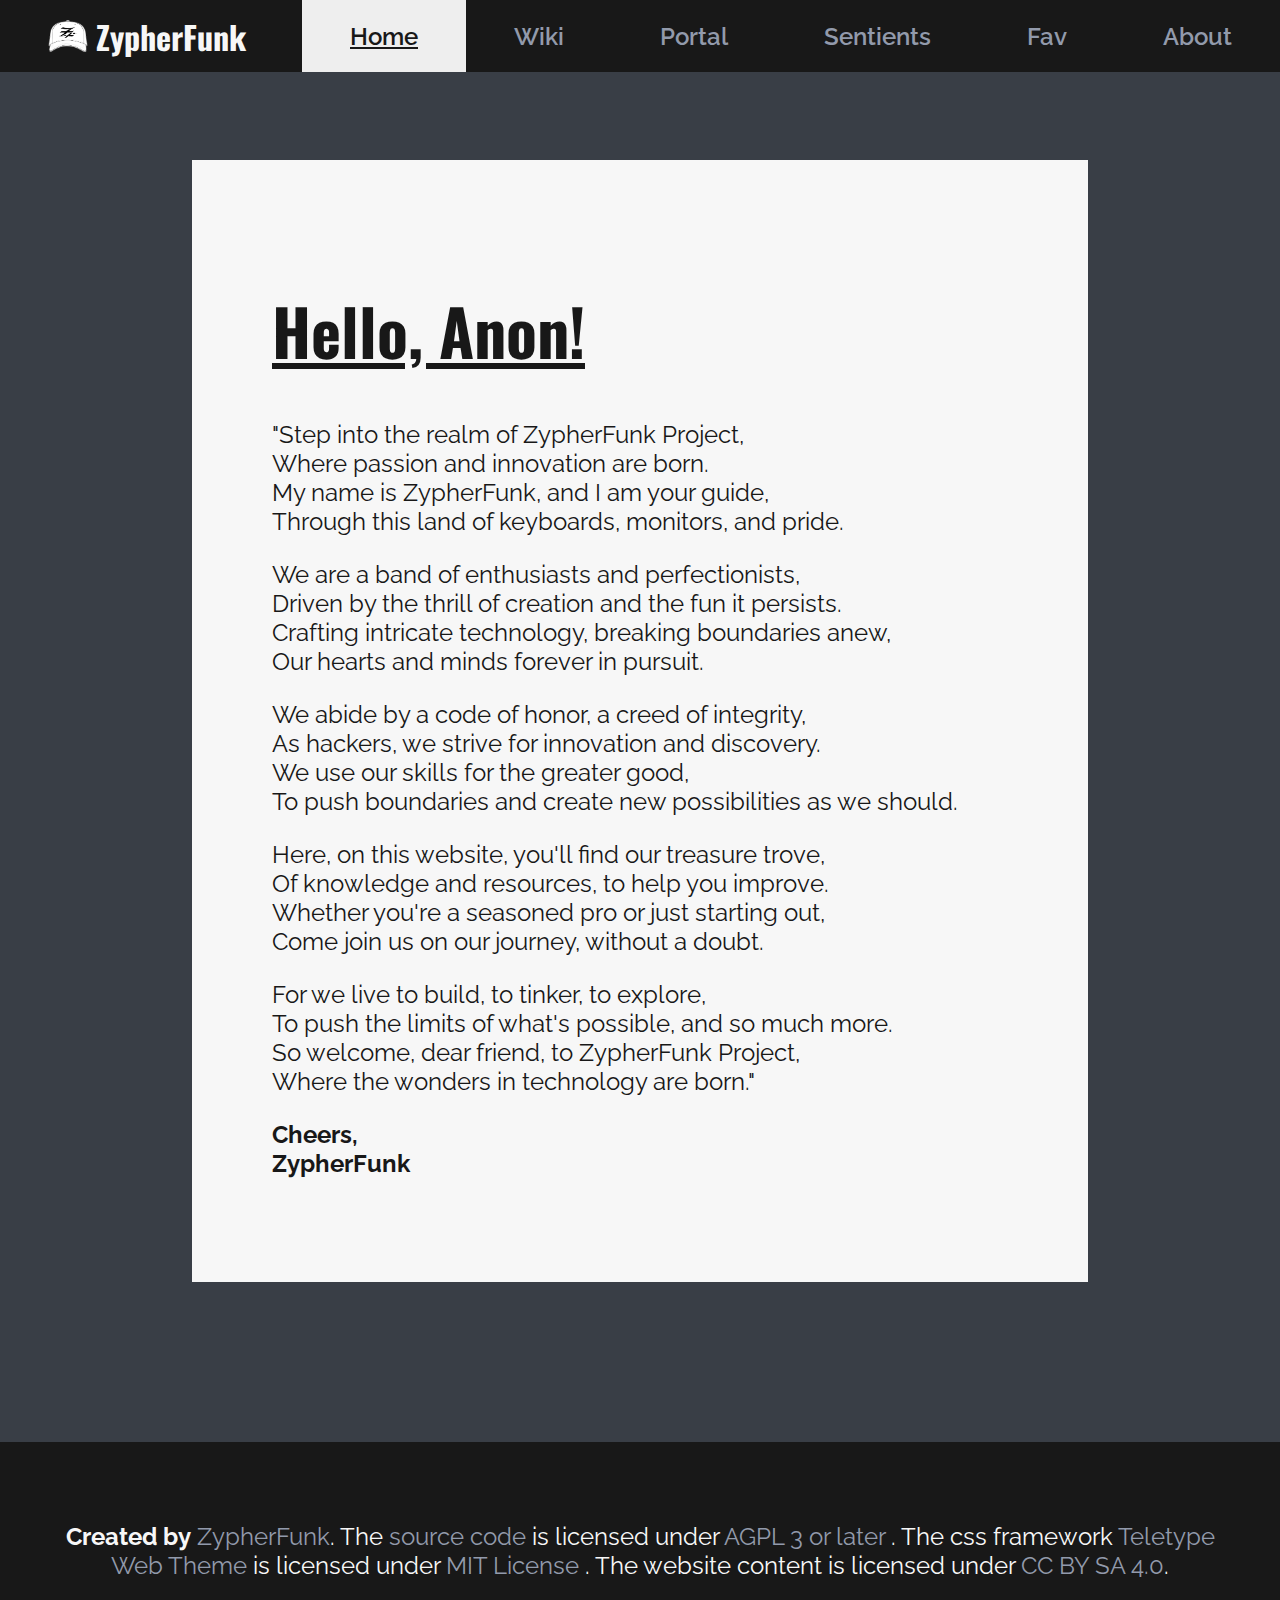
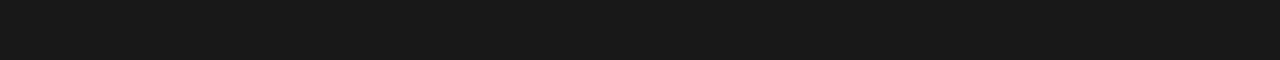
<file: index.html>
<!DOCTYPE html>
<html lang="en">

<head>

  <title>
    ZypherFunk - Welcome
  </title>

  <meta charset="utf-8">
  <meta name="viewport" content="width=device-width, initial-scale=1" />
  <meta property="og:title" content="ZypherFunk's Personal Website" />
  <meta property="og:description"
    content="Latest favs, wiki, rants, jokes and recommendations by ZypherFunk." />
  <meta property="og:image" content="https://zypherfunk.github.io/ogimage.png" />
  <meta property="og:image:width" content="1200" />
  <meta property="og:image:height" content="630" />
  <link rel="icon" type="image/png" href="favicon.png">
  <link rel="canonical" href="https://zypherfunk.github.io" />
  <link rel="stylesheet" type="text/css" href="teletype-web-theme/teletype.css" />

</head>

<body>

  <nav class="navbar">
    <a href="/">
      <img src="favicon.png" width="32" height="32">
      <h1 class="p-2">ZypherFunk</h1>
    </a>

    <a class="nav-active" href="index.html">
      Home
    </a>

    <a href="wiki.html">
      Wiki
    </a>

    <a href="portal.html">
      Portal
    </a>

    <a href="sentients.html">
      Sentients
    </a>

    <a href="fav.html">
      Fav
    </a>

    <a href="about.html">
      About
    </a>
  </nav>

  <div class="container">
    <section>
      <h1>
        Hello, Anon!
      </h1>
      <p>
        "Step into the realm of ZypherFunk Project,<br />
        Where passion and innovation are born.<br />
        My name is ZypherFunk, and I am your guide,<br />
        Through this land of keyboards, monitors, and pride.<br />
      </p>
      <p>
        We are a band of enthusiasts and perfectionists,<br />
        Driven by the thrill of creation and the fun it persists.<br />
        Crafting intricate technology, breaking boundaries anew,<br />
        Our hearts and minds forever in pursuit.<br />
      </p>
      <p>
        We abide by a code of honor, a creed of integrity,<br />
        As hackers, we strive for innovation and discovery.<br />
        We use our skills for the greater good,<br />
        To push boundaries and create new possibilities as we should.<br />
      </p>
      <p>
        Here, on this website, you'll find our treasure trove,<br />
        Of knowledge and resources, to help you improve.<br />
        Whether you're a seasoned pro or just starting out,<br />
        Come join us on our journey, without a doubt.<br />
      </p>
      <p>
        For we live to build, to tinker, to explore,<br />
        To push the limits of what's possible, and so much more.<br />
        So welcome, dear friend, to ZypherFunk Project,<br />
        Where the wonders in technology are born."<br />
      </p>
  
      <p>
        <strong>Cheers,<br />ZypherFunk</strong>
      </p>
    </section>
  </div>

  <footer class="footer">
    <div class="footer-content">
      <p>
        <strong>Created by</strong>
        <a href="https://github.com/zypherfunk">ZypherFunk</a>. The
        <a href="https://github.com/zypherfunk/zypherfunk.github.io">source code</a>
        is licensed under
        <a href="https://www.gnu.org/licenses/agpl-3.0.en.html">AGPL 3 or later</a>
        . The css framework
        <a href="https://github.com/zypherfunk/teletype-web-theme">Teletype Web Theme</a>
        is licensed under
        <a href="https://raw.githubusercontent.com/zypherfunk/teletype-web-theme/main/LICENSE">MIT License</a>
        . The website content is licensed under
        <a href="https://creativecommons.org/licenses/by-sa/4.0/">CC BY SA 4.0</a>.
      </p>
    </div>
  </footer>


</body>

</html>
</file>
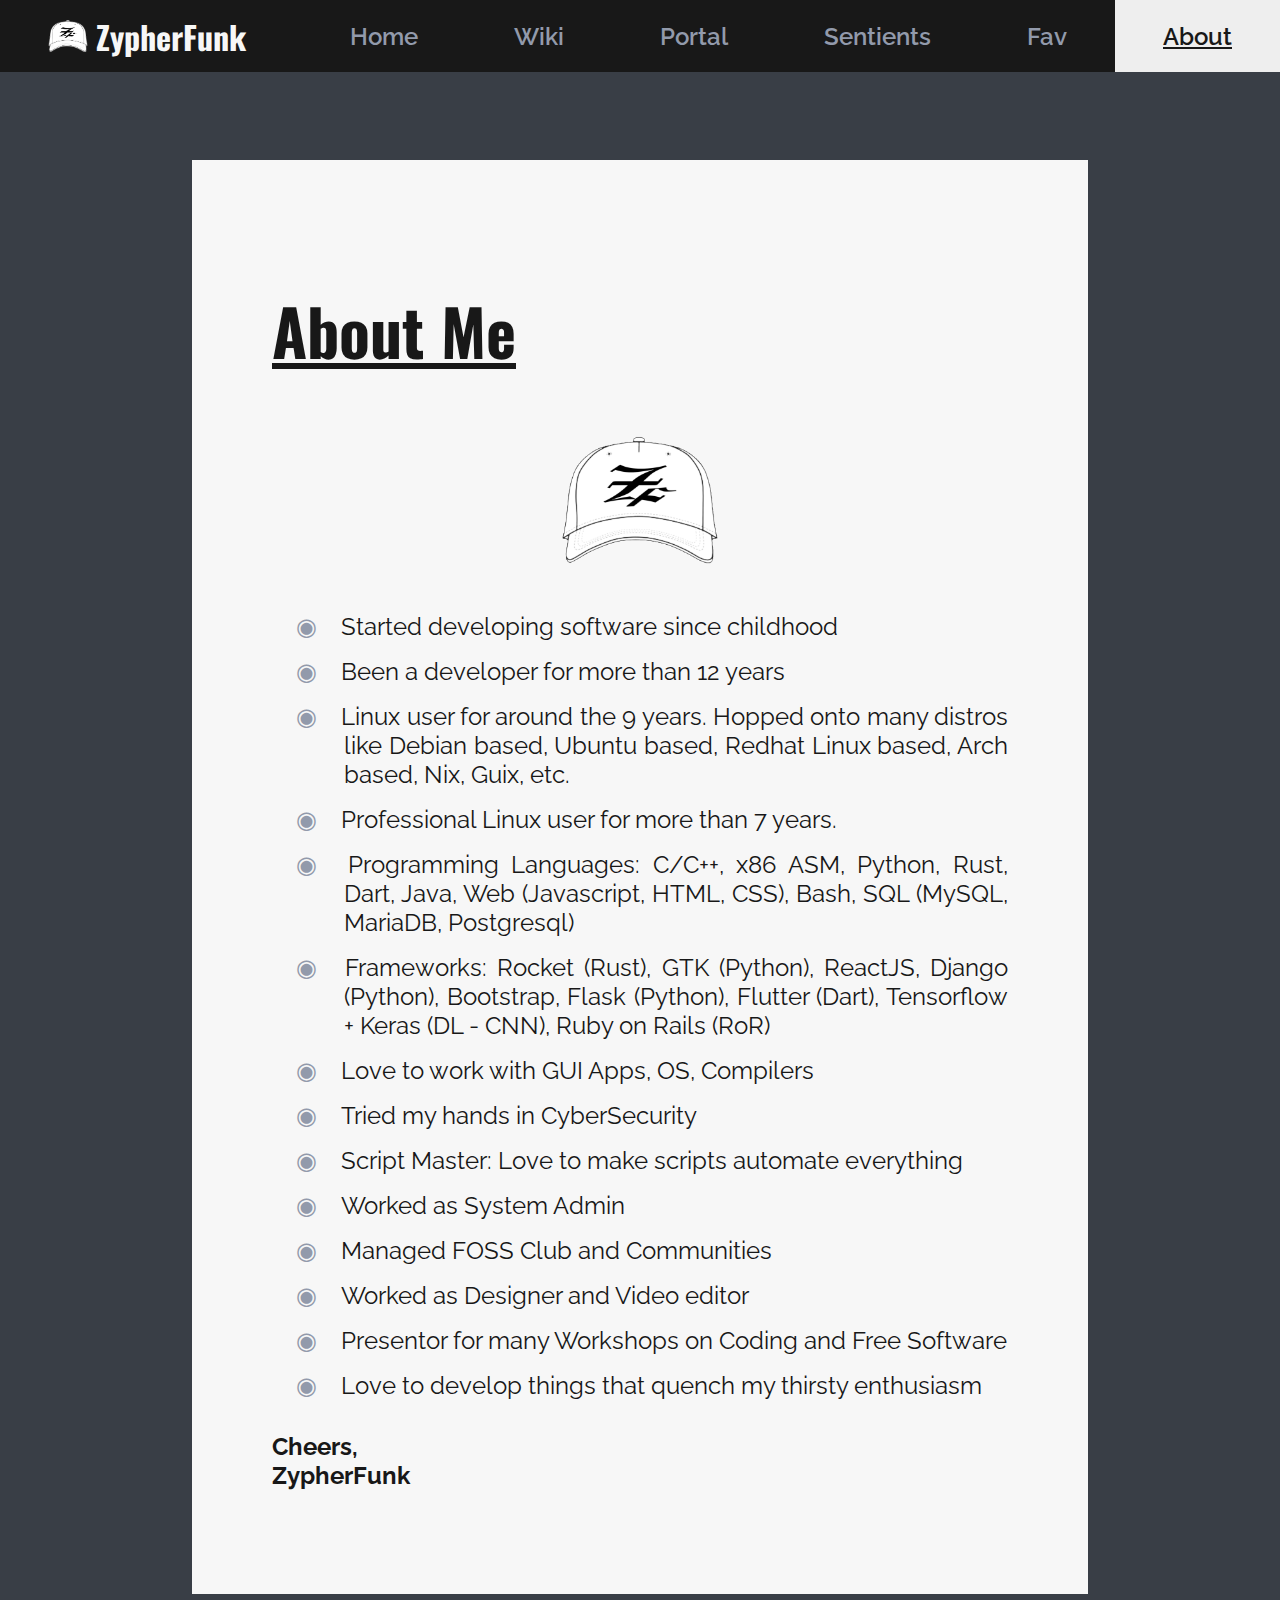
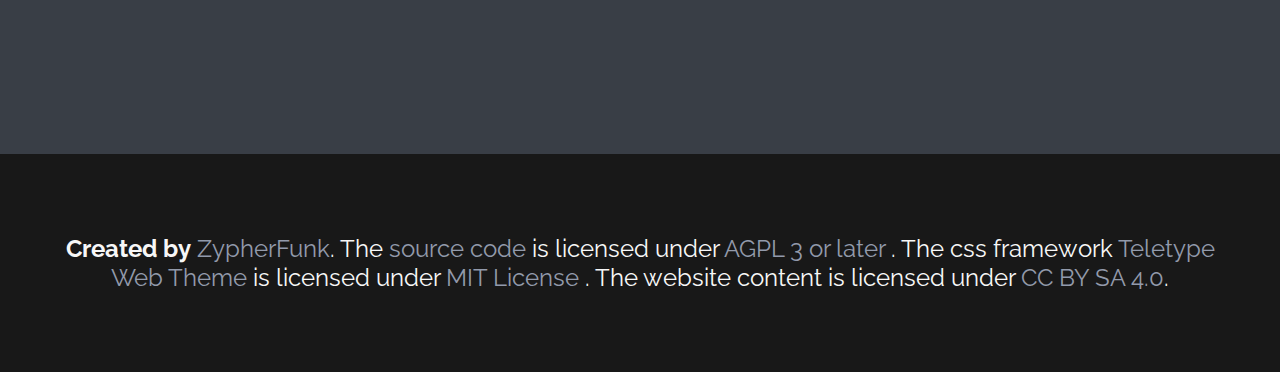
<file: about.html>
<!DOCTYPE html>
<html lang="en">

<head>

  <title>
    ZypherFunk - About
  </title>

  <meta charset="utf-8">
  <meta name="viewport" content="width=device-width, initial-scale=1" />
  <meta property="og:title" content="ZypherFunk - Portal" />
  <meta property="og:description" content="ZypherFunk Unmasked" />
  <meta property="og:image" content="https://zypherfunk.github.io/ogimage.png" />
  <meta property="og:image:width" content="1200" />
  <meta property="og:image:height" content="630" />
  <link rel="icon" type="image/png" href="favicon.png">
  <link rel="canonical" href="https://zypherfunk.github.io" />
  <link rel="stylesheet" type="text/css" href="teletype-web-theme/teletype.css" />

  <style>
    #page-logo{
      height: 10rem;
      width: 10rem;
      margin-left: auto;
      margin-right: auto;
    }
  </style>
</head>

<body>
  
  <nav class="navbar">
    <a href="/">
      <img src="favicon.png" width="32" height="32">
      <h1 class="p-2">ZypherFunk</h1>
    </a>

    <a href="index.html">
      Home
    </a>

    <a href="wiki.html">
      Wiki
    </a>

    <a href="portal.html">
      Portal
    </a>

    <a href="sentients.html">
      Sentients
    </a>

    <a href="fav.html">
      Fav
    </a>

    <a class="nav-active" href="about.html">
      About
    </a>
  </nav>

  <div class="container">
    <section>
      <h1>
        About Me
      </h1>
      <div class="img-container" id="page-logo">
        <img src="favicon.png">
      </div>
      <ul>
        <li>Started developing software since childhood</li>
        <li>Been a developer for more than 12 years</li>
        <li>Linux user for around the 9 years. Hopped onto many distros like Debian based, Ubuntu based, Redhat Linux based, Arch based, Nix, Guix, etc.</li>
        <li>Professional Linux user for more than 7 years.</li>
        <li>Programming Languages: C/C++, x86 ASM, Python, Rust, Dart, Java, Web (Javascript, HTML, CSS), Bash, SQL (MySQL, MariaDB, Postgresql)</li>
        <li>Frameworks: Rocket (Rust), GTK (Python), ReactJS, Django (Python), Bootstrap, Flask (Python), Flutter (Dart), Tensorflow + Keras (DL - CNN), Ruby on Rails (RoR)</li>
        <li>Love to work with GUI Apps, OS, Compilers</li>
        <li>Tried my hands in CyberSecurity</li>
        <li>Script Master: Love to make scripts automate everything</li>
        <li>Worked as System Admin</li>
        <li>Managed FOSS Club and Communities</li>
        <li>Worked as Designer and Video editor</li>
        <li>Presentor for many Workshops on Coding and Free Software</li>
        <li>Love to develop things that quench my thirsty enthusiasm</li>
      </ul>
      
      <p>
        <strong>Cheers,<br/>ZypherFunk</strong>
      </p>
    </section>
  </div>

  <footer class="footer">
    <div class="footer-content">
      <p>
        <strong>Created by</strong>
        <a href="https://github.com/zypherfunk">ZypherFunk</a>. The
        <a href="https://github.com/zypherfunk/zypherfunk.github.io">source code</a>
        is licensed under
        <a href="https://www.gnu.org/licenses/agpl-3.0.en.html">AGPL 3 or later</a>
	. The css framework 
	<a href="https://github.com/zypherfunk/teletype-web-theme">Teletype Web Theme</a>
	is licensed under
	<a href="https://raw.githubusercontent.com/zypherfunk/teletype-web-theme/main/LICENSE">MIT License</a>
        . The website content is licensed under 
        <a href="https://creativecommons.org/licenses/by-sa/4.0/">CC BY SA 4.0</a>.
      </p>
    </div>
  </footer>


</body>

</html>
</file>
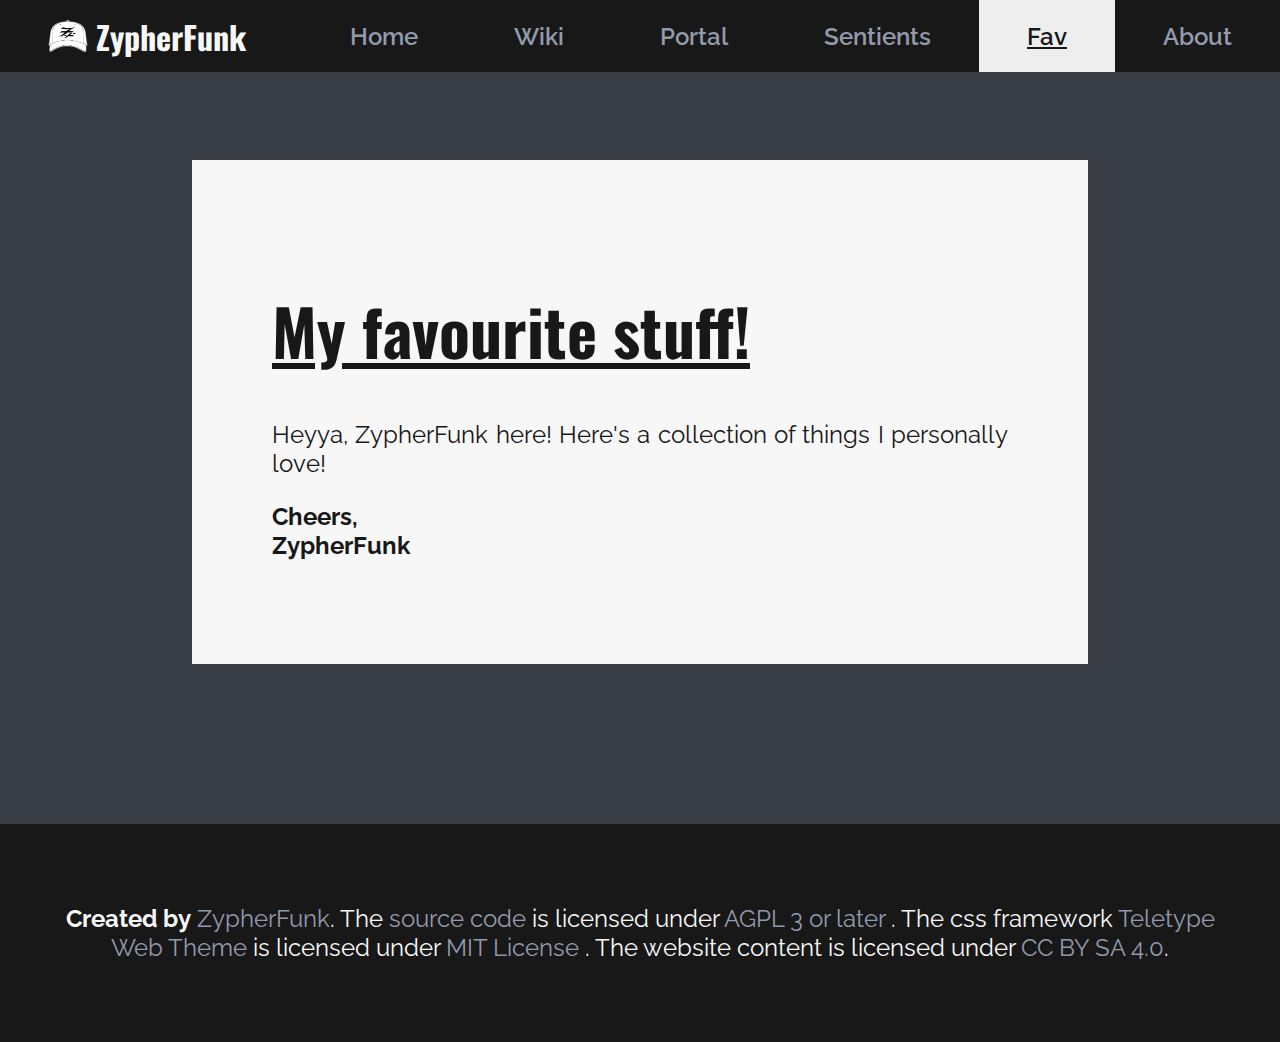
<file: fav.html>
<!DOCTYPE html>
<html lang="en">
  
<head>

  <title>
    ZypherFunk - Fav
  </title>

  <meta charset="utf-8">
  <meta name="viewport" content="width=device-width, initial-scale=1" />
  <meta property="og:title" content="ZypherFunk - Fav" />
  <meta property="og:description"
        content="Inside the ZypherFunk's Workshop" />
  <meta property="og:image" content="https://zypherfunk.github.io/ogimage.png" />
  <meta property="og:image:width" content="1200" />
  <meta property="og:image:height" content="630" />
  <link rel="icon" type="image/png" href="favicon.png">
  <link rel="canonical" href="https://zypherfunk.github.io" />
  <link rel="stylesheet" type="text/css" href="teletype-web-theme/teletype.css" />

</head>

<body>

  <nav class="navbar">
    <a href="/">
      <img src="favicon.png" width="32" height="32">
      <h1 class="p-2">ZypherFunk</h1>
    </a>
    
    <a href="index.html">
      Home
    </a>

    <a href="wiki.html">
      Wiki
    </a>

    <a href="portal.html">
      Portal
    </a>

    <a href="sentients.html">
      Sentients
    </a>

    <a class="nav-active" href="fav.html">
      Fav
    </a>
    
    <a href="about.html">
      About
    </a>
  </nav>

  <div class="container">
    <section>
      <h1>
        My favourite stuff!
      </h1>
      <p>
        Heyya, ZypherFunk here! Here's a collection of things I personally love!
      </p>
  
      <p>
        <strong>Cheers,<br/>ZypherFunk</strong>
      </p>
    </div>
  
    <footer class="footer">
      <div class="footer-content">
        <p>
          <strong>Created by</strong>
          <a href="https://github.com/zypherfunk">ZypherFunk</a>. The
          <a href="https://github.com/zypherfunk/zypherfunk.github.io">source code</a>
          is licensed under
          <a href="https://www.gnu.org/licenses/agpl-3.0.en.html">AGPL 3 or later</a>
    . The css framework 
    <a href="https://github.com/zypherfunk/teletype-web-theme">Teletype Web Theme</a>
    is licensed under
    <a href="https://raw.githubusercontent.com/zypherfunk/teletype-web-theme/main/LICENSE">MIT License</a>
          . The website content is licensed under 
          <a href="https://creativecommons.org/licenses/by-sa/4.0/">CC BY SA 4.0</a>.
        </p>
    </section>
    </div>
  </footer>


</body>

</html>
</file>
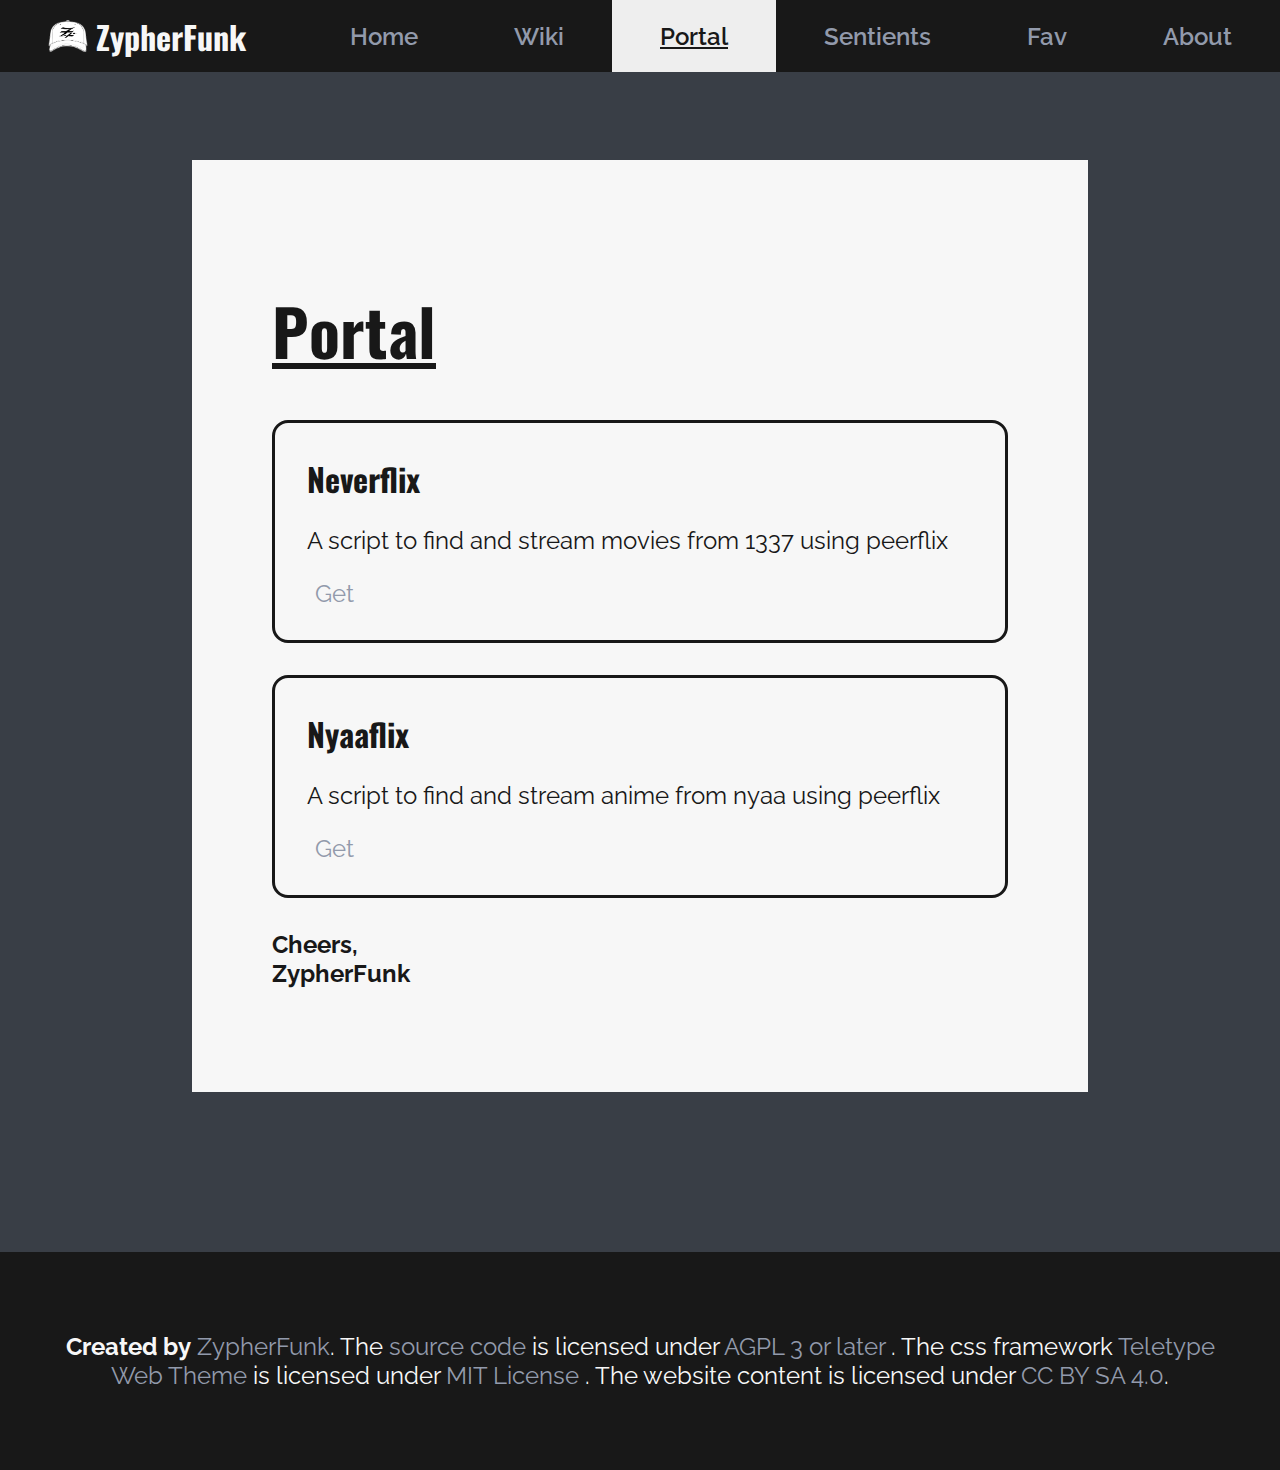
<file: portal.html>
<!DOCTYPE html>
<html lang="en">

<head>

  <title>
    ZypherFunk - About
  </title>

  <meta charset="utf-8">
  <meta name="viewport" content="width=device-width, initial-scale=1" />
  <meta property="og:title" content="ZypherFunk - Portal" />
  <meta property="og:description" content="ZypherFunk Portal" />
  <meta property="og:image" content="https://zypherfunk.github.io/ogimage.png" />
  <meta property="og:image:width" content="1200" />
  <meta property="og:image:height" content="630" />
  <link rel="icon" type="image/png" href="favicon.png">
  <link rel="canonical" href="https://zypherfunk.github.io" />
  <link rel="stylesheet" type="text/css" href="teletype-web-theme/teletype.css" />

</head>

<body>
  
  <nav class="navbar">
    <a href="/">
      <img src="favicon.png" width="32" height="32">
      <h1 class="p-2">ZypherFunk</h1>
    </a>

    <a href="index.html">
      Home
    </a>

    <a href="wiki.html">
      Wiki
    </a>

    <a class="nav-active" href="portal.html">
      Portal
    </a>

    <a href="sentients.html">
      Sentients
    </a>

    <a href="fav.html">
      Fav
    </a>

    <a href="about.html">
      About
    </a>
  </nav>

  <div class="container">
    <section>
      <h1>
        Portal
      </h1>
      <div class="card">
        <h1>
          Neverflix
        </h1>
        <p>
          A script to find and stream movies from 1337 using peerflix
        </p>
        <a href="https://github.com/zypherfunk/neverflix">Get</a>
      </div>

      <div class="card">
        <h1>
          Nyaaflix
        </h1>
        <p>
          A script to find and stream anime from nyaa using peerflix
        </p>
        <a href="https://github.com/zypherfunk/nyaaflix">Get</a>
      </div>
      
      <p>
        <strong>Cheers,<br/>ZypherFunk</strong>
      </p>
    </section>
  </div>

  <footer class="footer">
    <div class="footer-content">
      <p>
        <strong>Created by</strong>
        <a href="https://github.com/zypherfunk">ZypherFunk</a>. The
        <a href="https://github.com/zypherfunk/zypherfunk.github.io">source code</a>
        is licensed under
        <a href="https://www.gnu.org/licenses/agpl-3.0.en.html">AGPL 3 or later</a>
	. The css framework 
	<a href="https://github.com/zypherfunk/teletype-web-theme">Teletype Web Theme</a>
	is licensed under
	<a href="https://raw.githubusercontent.com/zypherfunk/teletype-web-theme/main/LICENSE">MIT License</a>
        . The website content is licensed under 
        <a href="https://creativecommons.org/licenses/by-sa/4.0/">CC BY SA 4.0</a>.
      </p>
    </div>
  </footer>


</body>

</html>
</file>
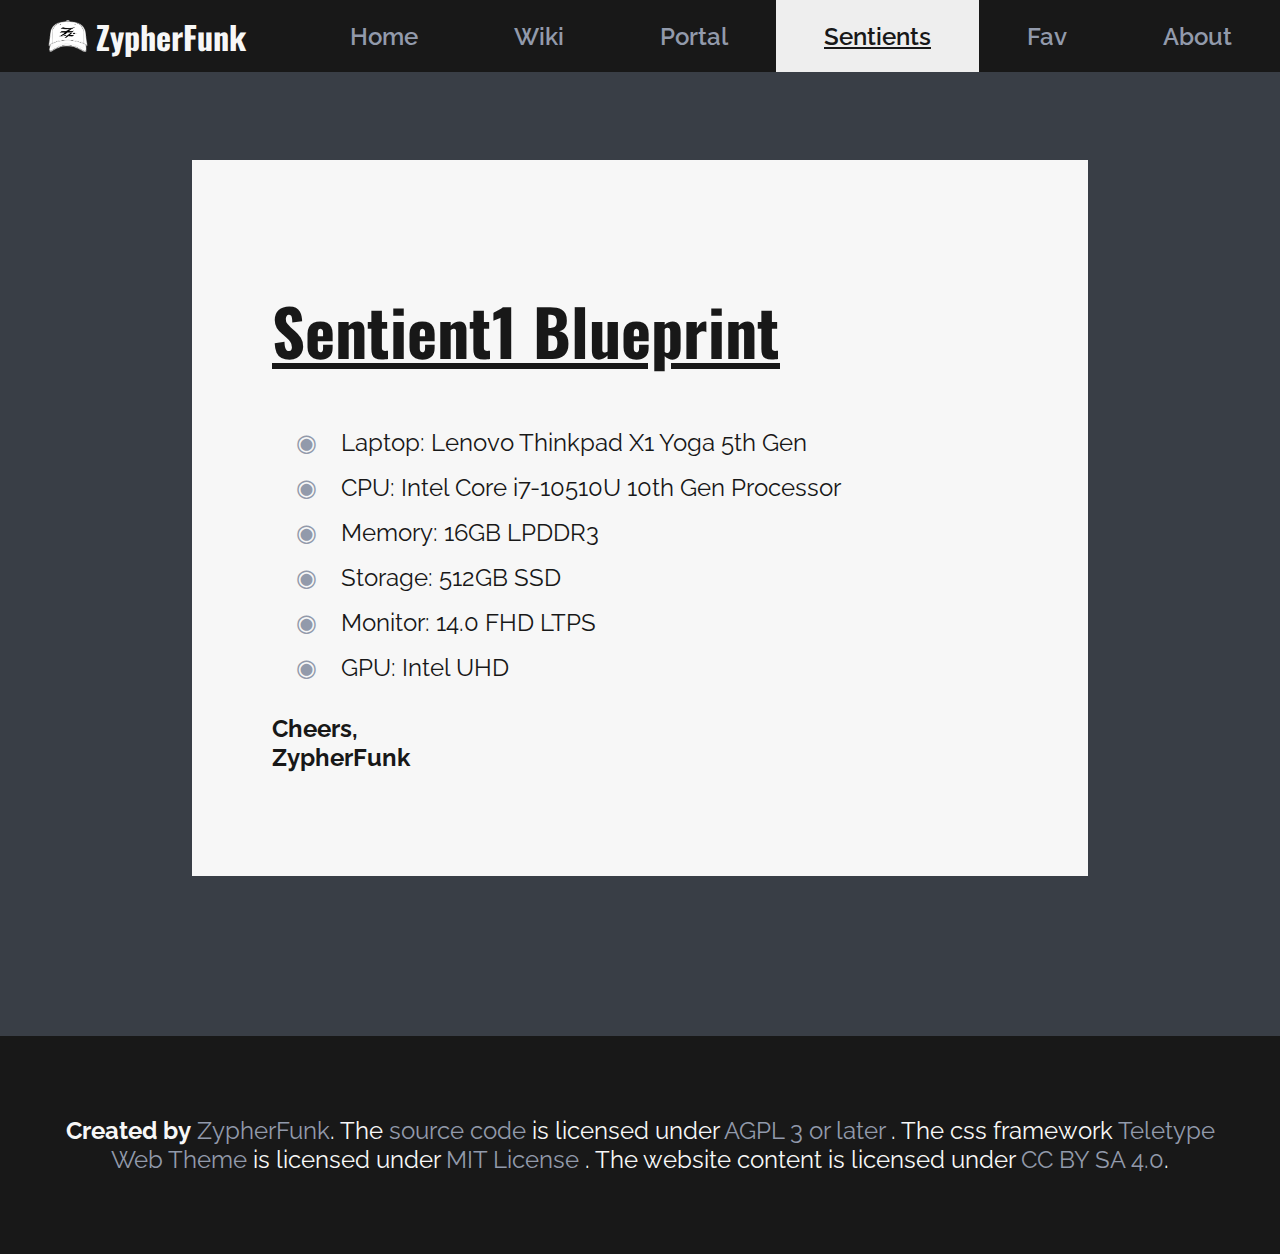
<file: sentients.html>
<!DOCTYPE html>
<html lang="en">

<head>

  <title>
    ZypherFunk - Sentients
  </title>

  <meta charset="utf-8">
  <meta name="viewport" content="width=device-width, initial-scale=1" />
  <meta property="og:title" content="ZypherFunk - Portal" />
  <meta property="og:description" content="Inside the ZypherFunk's Portal." />
  <meta property="og:image" content="https://zypherfunk.github.io/ogimage.png" />
  <meta property="og:image:width" content="1200" />
  <meta property="og:image:height" content="630" />
  <link rel="icon" type="image/png" href="favicon.png">
  <link rel="canonical" href="https://zypherfunk.github.io" />
  <link rel="stylesheet" type="text/css" href="teletype-web-theme/teletype.css" />

</head>

<body>
  
  <nav class="navbar">
    <a href="/">
      <img src="favicon.png" width="32" height="32">
      <h1 class="p-2">ZypherFunk</h1>
    </a>

    <a href="index.html">
      Home
    </a>

    <a href="wiki.html">
      Wiki
    </a>

    <a href="portal.html">
      Portal
    </a>

    <a class="nav-active" href="sentients.html">
      Sentients
    </a>

    <a href="fav.html">
      Fav
    </a>

    <a href="about.html">
      About
    </a>
  </nav>

  <div class="container">
    <section>
      <h1>
        Sentient1 Blueprint
      </h1>
      <ul>
        <li>Laptop: Lenovo Thinkpad X1 Yoga 5th Gen</li>
        <li>CPU: Intel Core i7-10510U 10th Gen Processor</li>
        <li>Memory: 16GB LPDDR3</li>
        <li>Storage: 512GB SSD</li>
        <li>Monitor: 14.0 FHD LTPS</li>
        <li>GPU: Intel UHD</li>
      </ul>
      
      <p>
        <strong>Cheers,<br/>ZypherFunk</strong>
      </p>
    </section>
  </div>

  <footer class="footer">
    <div class="footer-content">
      <p>
        <strong>Created by</strong>
        <a href="https://github.com/zypherfunk">ZypherFunk</a>. The
        <a href="https://github.com/zypherfunk/zypherfunk.github.io">source code</a>
        is licensed under
        <a href="https://www.gnu.org/licenses/agpl-3.0.en.html">AGPL 3 or later</a>
	. The css framework 
	<a href="https://github.com/zypherfunk/teletype-web-theme">Teletype Web Theme</a>
	is licensed under
	<a href="https://raw.githubusercontent.com/zypherfunk/teletype-web-theme/main/LICENSE">MIT License</a>
        . The website content is licensed under 
        <a href="https://creativecommons.org/licenses/by-sa/4.0/">CC BY SA 4.0</a>.
      </p>
    </div>
  </footer>


</body>

</html>
</file>
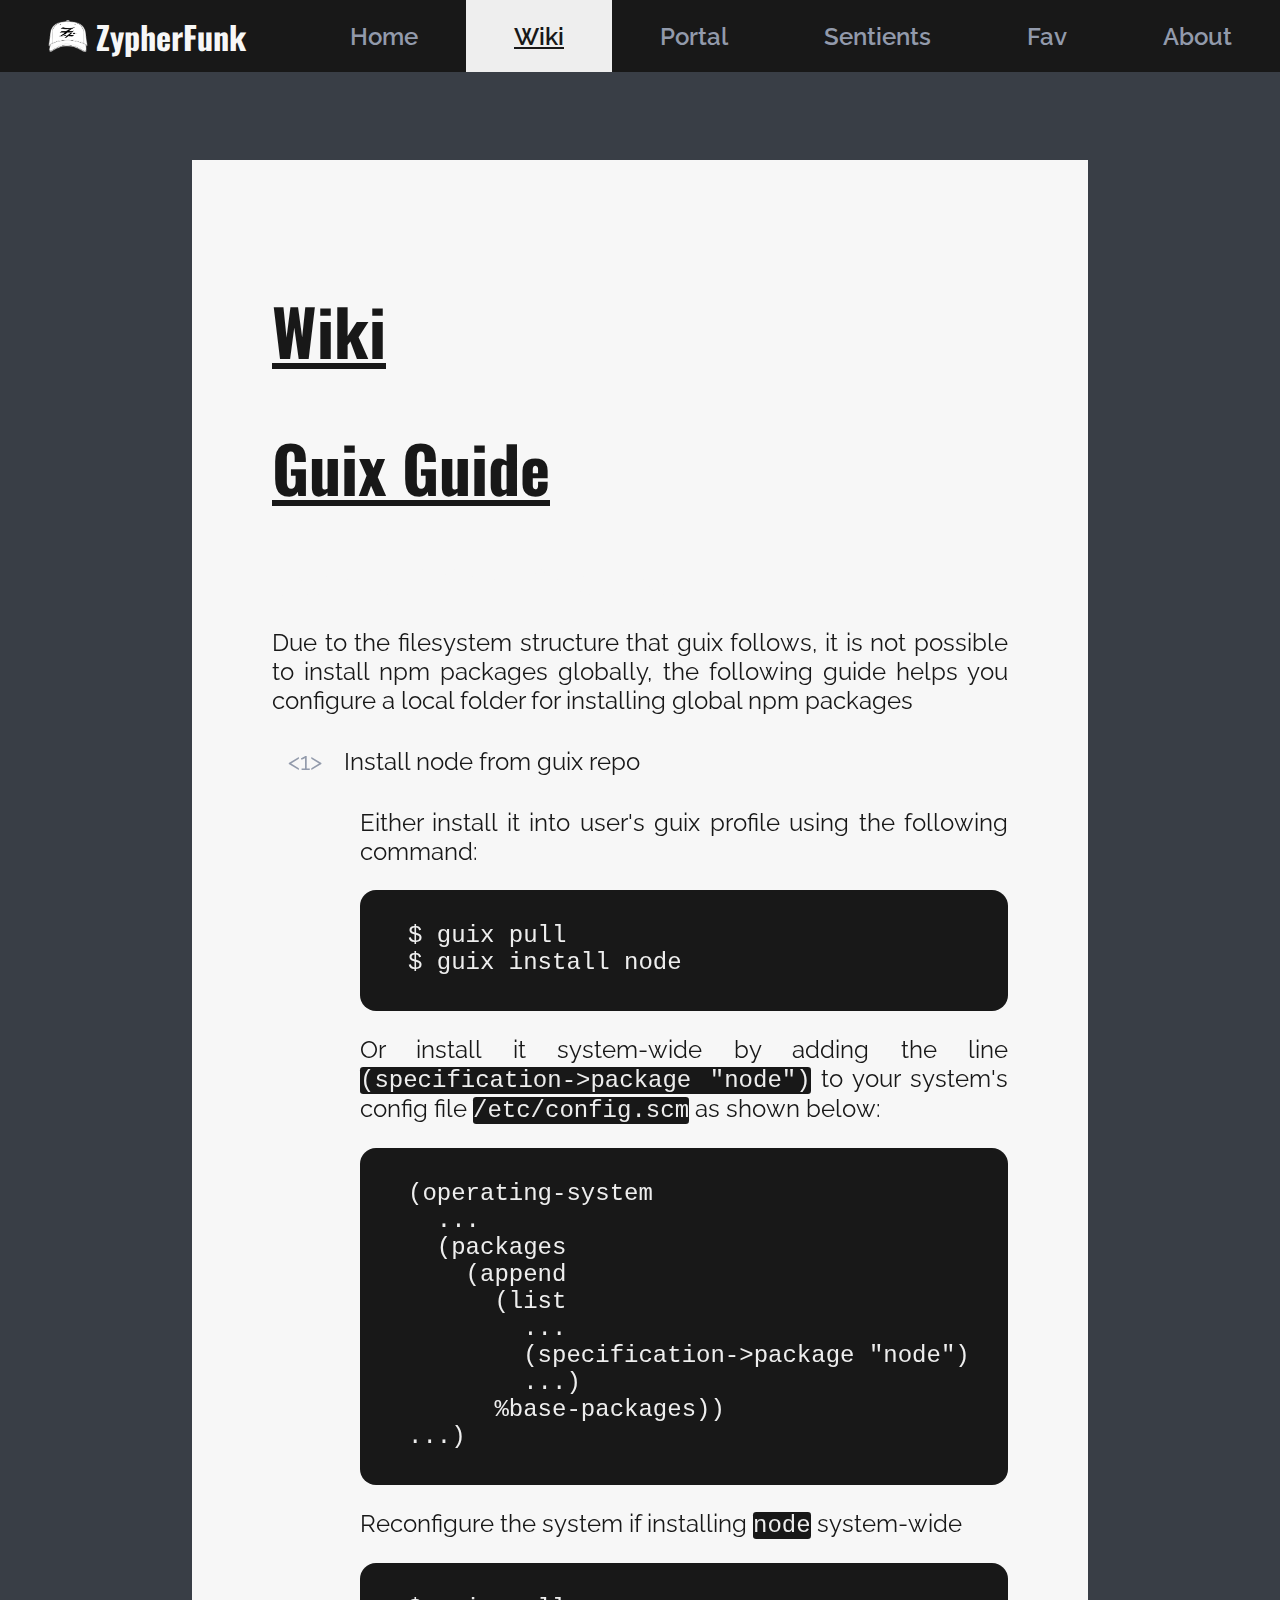
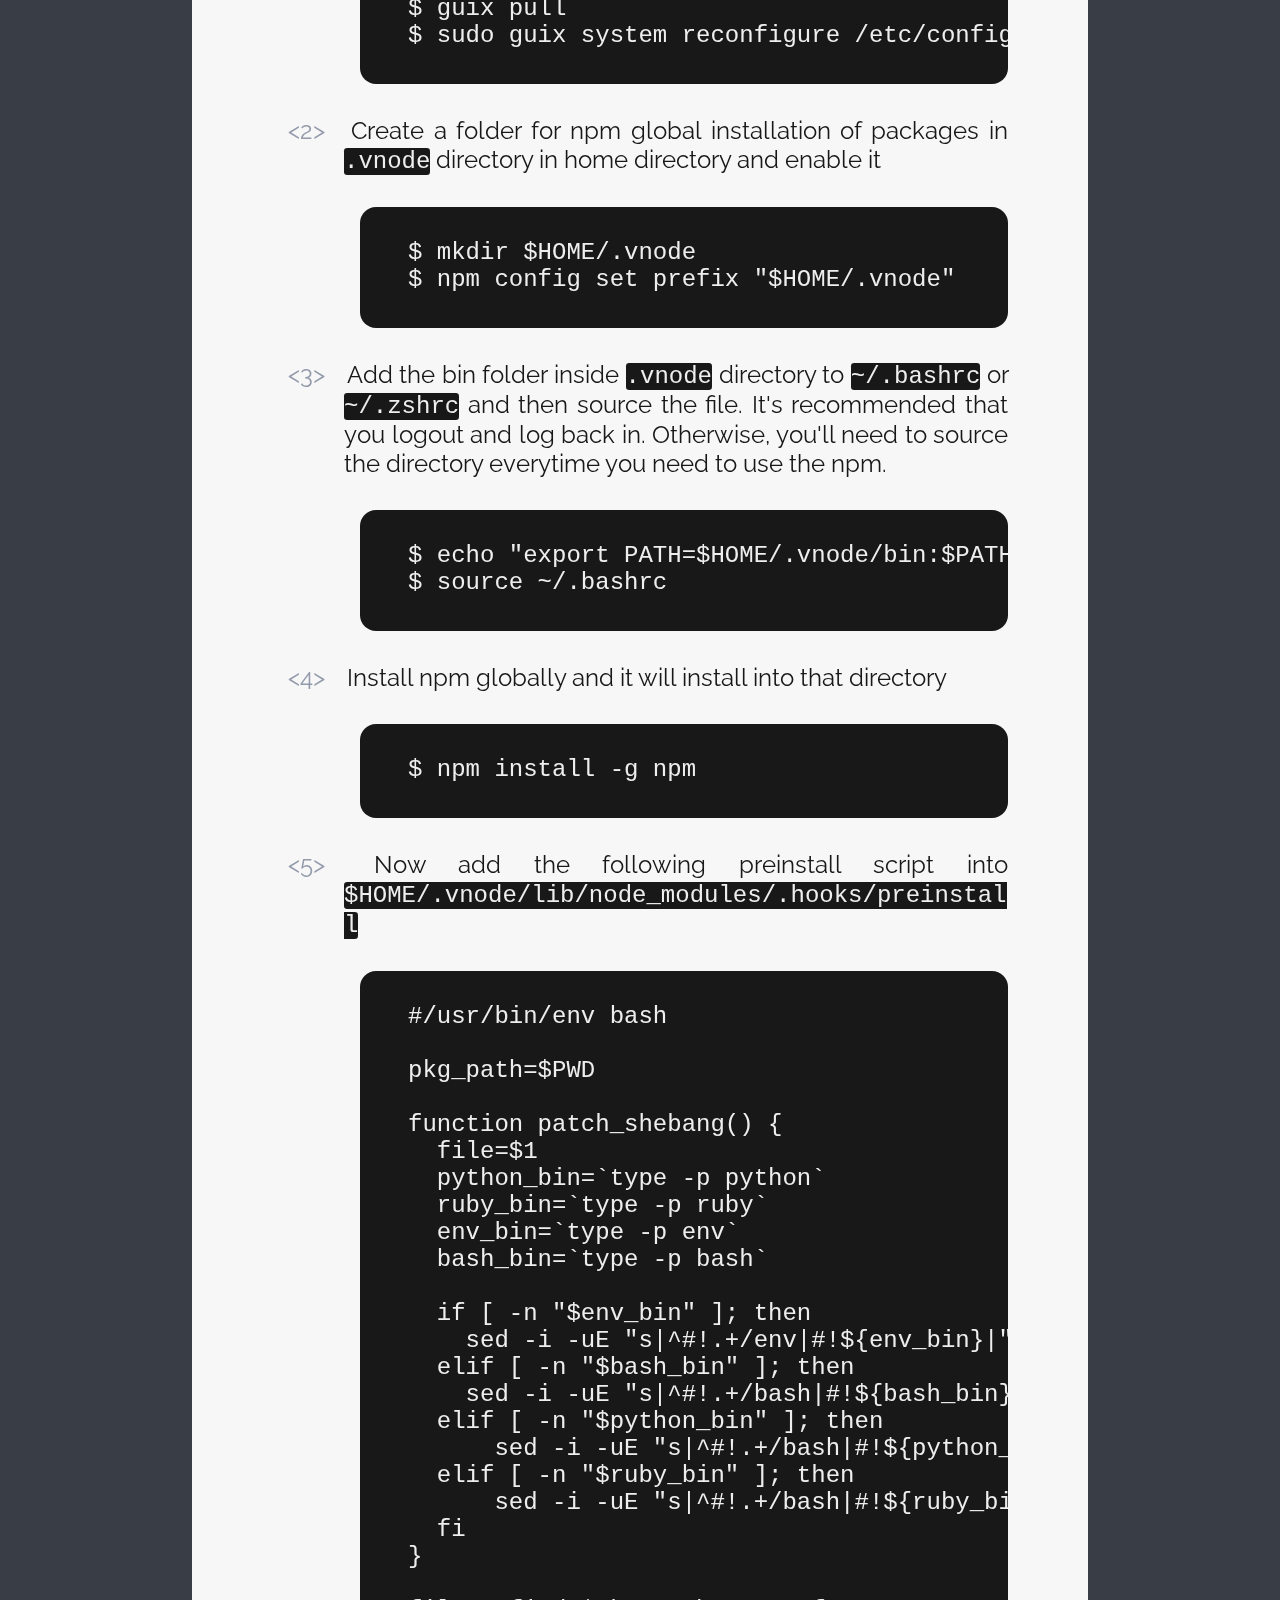
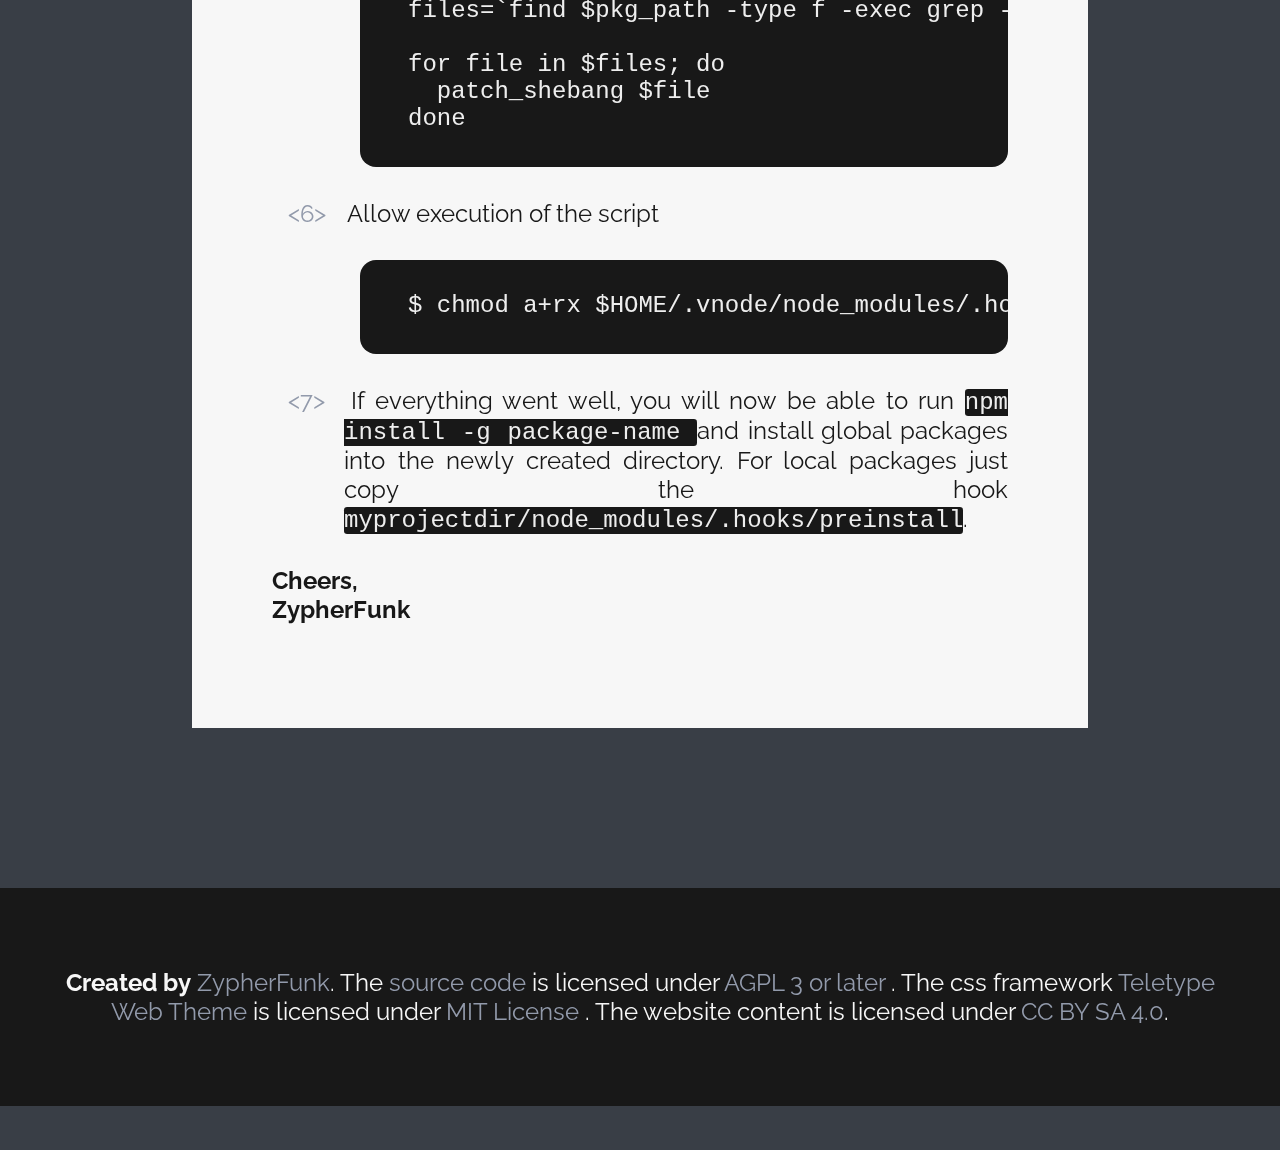
<file: wiki.html>
<!DOCTYPE html>
<html lang="en">

<head>

  <title>
    ZypherFunk - Wiki
  </title>

  <meta charset="utf-8">
  <meta name="viewport" content="width=device-width, initial-scale=1" />
  <meta property="og:title" content="ZypherFunk - Wiki" />
  <meta property="og:description" content="ZypherFunk's Alexandria" />
  <meta property="og:image" content="https://zypherfunk.github.io/ogimage.png" />
  <meta property="og:image:width" content="1200" />
  <meta property="og:image:height" content="630" />
  <link rel="icon" type="image/png" href="favicon.png">
  <link rel="canonical" href="https://zypherfunk.github.io" />
  <link rel="stylesheet" type="text/css" href="teletype-web-theme/teletype.css" />

</head>

<body>

  <nav class="navbar">
    <a href="/">
      <img src="favicon.png" width="32" height="32">
      <h1 class="p-2">ZypherFunk</h1>
    </a>

    <a href="index.html">
      Home
    </a>

    <a class="nav-active" href="wiki.html">
      Wiki
    </a>

    <a href="portal.html">
      Portal
    </a>

    <a href="sentients.html">
      Sentients
    </a>

    <a href="fav.html">
      Fav
    </a>
    <a href="about.html">
      About
    </a>
  </nav>

  <div class="container">
    <section>
      <h1>
        Wiki
      </h1>
  
      <h1>
        Guix Guide
      </h1>
  
      <h2>
        Setting Up NPM for Global Install
      </h2>
  
      <p>
        Due to the filesystem structure that guix follows, it is not possible to install npm packages globally,
        the following guide helps you configure a local folder for installing global npm packages
      </p>
  
      <ol>
  
        <li>
          Install node from guix repo
        </li>
  
        <p>
          Either install it into user's guix profile using the following command:
        </p>
  
        <pre>
$ guix pull
$ guix install node
        </pre>
  
        <p>
          Or install it system-wide by adding the line <code>(specification->package "node")</code> to your system's config file <code>/etc/config.scm</code> as shown below:
        </p>
  
        <pre>
(operating-system
  ...
  (packages
    (append
      (list
        ...
        (specification->package "node")
        ...)
      %base-packages))
...)
        </pre>
  
        <p>
          Reconfigure the system if installing <code>node</code> system-wide
        </p>
        <pre>
$ guix pull
$ sudo guix system reconfigure /etc/config.scm
        </pre>
  
        <li>
          Create a folder for npm global installation of packages in <code>.vnode</code> directory in home
          directory and enable it
        </li>
  
        <pre>
$ mkdir $HOME/.vnode
$ npm config set prefix "$HOME/.vnode"
        </pre>
  
        <li>
          Add the bin folder inside <code>.vnode</code> directory to <code>~/.bashrc</code> or
          <code>~/.zshrc</code> and then source the file. It's recommended that you logout and log back in.
          Otherwise, you'll need to source the directory everytime you need to use the npm.
        </li>
  
        <pre>
$ echo "export PATH=$HOME/.vnode/bin:$PATH" >> ~/.bashrc
$ source ~/.bashrc
        </pre>
  
        <li>
          Install npm globally and it will install into that directory
        </li>
  
        <pre>
$ npm install -g npm
        </pre>
  
        <li>
          Now add the following preinstall script into
          <code>$HOME/.vnode/lib/node_modules/.hooks/preinstall</code>
        </li>
  
        <pre>
#/usr/bin/env bash

pkg_path=$PWD

function patch_shebang() {
  file=$1
  python_bin=`type -p python`
  ruby_bin=`type -p ruby`
  env_bin=`type -p env`
  bash_bin=`type -p bash`
  
  if [ -n "$env_bin" ]; then
    sed -i -uE "s|^#!.+/env|#!${env_bin}|" $file
  elif [ -n "$bash_bin" ]; then
    sed -i -uE "s|^#!.+/bash|#!${bash_bin}|" $file
  elif [ -n "$python_bin" ]; then
      sed -i -uE "s|^#!.+/bash|#!${python_bin}|" $file
  elif [ -n "$ruby_bin" ]; then
      sed -i -uE "s|^#!.+/bash|#!${ruby_bin}|" $file
  fi
}
  
files=`find $pkg_path -type f -exec grep -lE '^#!(.+ )' {} \;`
  
for file in $files; do
  patch_shebang $file
done
        </pre>
  
        <li>
          Allow execution of the script
        </li>
  
        <pre>
$ chmod a+rx $HOME/.vnode/node_modules/.hooks/preinstall
        </pre>
  
        <li>
          If everything went well, you will now be able to run <code>npm install -g package-name </code>
    and install global packages into the newly created directory.
          For local packages just copy the hook <code>myprojectdir/node_modules/.hooks/preinstall</code>.
        </li>
      </ol>
  
      <p>
        <strong>Cheers,<br/>ZypherFunk</strong>
      </p>
    </section>
    </div>

  <footer class="footer">
    <div class="footer-content">
      <p>
        <strong>Created by</strong>
        <a href="https://github.com/zypherfunk">ZypherFunk</a>. The
        <a href="https://github.com/zypherfunk/zypherfunk.github.io">source code</a>
        is licensed under
        <a href="https://www.gnu.org/licenses/agpl-3.0.en.html">AGPL 3 or later</a>
	. The css framework 
	<a href="https://github.com/zypherfunk/teletype-web-theme">Teletype Web Theme</a>
	is licensed under
	<a href="https://raw.githubusercontent.com/zypherfunk/teletype-web-theme/main/LICENSE">MIT License</a>
        . The website content is licensed under 
        <a href="https://creativecommons.org/licenses/by-sa/4.0/">CC BY SA 4.0</a>.
      </p>
    </div>
  </footer>

</body>

</html>
</file>
<file: teletype-web-theme/teletype.css>
/*
 * Teletype Theme by ZypherFunk
 * Licensed under MIT License
 * https://github.com/zypherfunk/teletype-web-theme
 */

:root {
  --bg: #393E46;
  --fg: #F7F7F7;
  --sectionbg: #F7F7F7;
  --sectionfg: #181818;
  --cardbg: #F7F7F7;
  --cardfg: #181818;
  --cardborder: #181818;
  --cardhoverbg: #181818;
  --cardhoverfg: #F7F7F7;
  --cardhoverborder: #181818;
  --navactivebg: #EEEEEE;
  --deactive: #929AAB;
  --heading: #181818;
  --navheading: #F7F7F7;
  --navactivefg: #181818;
  --navbg: #181818;
  --list: #929AAB;
  --codebg: #181818;
  --codefg: #EEEEEE;
  --link: #929AAB;
  --footerbg: #181818;
  --scrollbartrack: transparent;
  --scrollbarthumb: #F7F7F7CC; 
}

@font-face {
  font-family: "BebasNeue";
  src: url("fonts/BebasNeue-Regular.ttf") format("truetype");
}

@font-face {
  font-family: "RozhaOne";
  src: url("fonts/RozhaOne-Regular.ttf") format("truetype");
}

@font-face {
  font-family: "Oswald";
  src: url("fonts/Oswald-VariableFont_wght.ttf") format("truetype");
}

@font-face {
  font-family: "Raleway";
  src: url("fonts/Raleway-VariableFont_wght.ttf") format("truetype");
}

@font-face {
  font-family: "OpenSans";
  src: url("fonts/OpenSans-VariableFont_wdth\,wght.ttf") format("truetype");
}

body {
  font-family: "Raleway", sans-serif;
  background-color: var(--bg);
  font-size: 1.5rem;
  margin: 0;
  padding: 0;
  display: flex;
  flex-direction: column;
  min-height: 100vh;
  color: var(--fg);
  text-align: justify;
  overflow: overlay;
  scrollbar-gutter: auto;
}

::-webkit-scrollbar {
  width: 0.1rem;
  height: 0.1rem;
}

::-webkit-scrollbar:hover {
  width: 0.8rem;
  height: 0.8rem;
}

::-webkit-scrollbar-track {
  background: var(--scrollbartrack);
}

::-webkit-scrollbar-thumb {
  background: var(--scrollbarthumb);
  border-radius: 2rem;
}

pre::-webkit-scrollbar {
  width: 0.3rem;
  height: 0.3rem;
}

pre::-webkit-scrollbar:hover {
  width: 0.3rem;
  height: 0.3rem;
}

.container {
  margin: 10rem 20rem;
}

.container h1, h2, h3 {
  color: var(--fg);
}

.container section {
  margin: 0;
  padding: 5rem 5rem;
  background-color: var(--sectionbg);
  color: var(--sectionfg);
}

.container section h1, h2, h3 {
  color: var(--heading);
}

a {
  color: var(--link);
  text-decoration: none;
}

h1 {
  text-align: left;
  color: var(--heading);
  font-family: "Oswald", Arial, Helvetica, sans-serif;
  font-size: 4rem;
  text-decoration: underline;
}

h2 {
  color: var(--heading);
  font-family: "Oswald", Arial, Helvetica, sans-serif;
  font-size: 3rem;
  text-decoration: underline;
}

h3 {
  color: var(--heading);
  font-family: "Oswald", Arial, Helvetica, sans-serif;
  font-size: 2rem;
  text-decoration: underline;
}

ul li {
  display: block;
}

ul li:before {
  content: "◉";
  counter-increment: item;
  color: var(--list);
  margin-left: -3rem;
  margin-right: 1.5rem;
}

ol {
  counter-reset: item;
}

ol li {
  display: block;
}

ol li:before {
  content: "<" counter(item) ">";
  counter-increment: item;
  color: var(--list);
  margin-left: -3.5rem;
  margin-right: 1rem;
}

li {
  padding-top: 0.5rem;
  padding-bottom: 0.5rem;
  padding-left: 2rem;
}

ol pre,
ul pre {
  margin-left: 3rem;
}

ol p,
ul p {
  margin-left: 3rem;
}


pre {
  display: block;
  padding: 2rem 3rem 0.5rem;
  font-family: monospace;
  background-color: var(--codebg);
  color: var(--codefg);
  border-radius: 1rem;
  overflow: auto;
}

code {
  overflow-wrap: break-word;
  font-family: monospace;
  background-color: var(--codebg);
  color: var(--codefg);
  border-radius: 0.2rem;
}

nav {
  position: fixed;
  top: 0;
  width: 100vw;
  background-color: var(--navbg);
  display: flex;
  flex-wrap: wrap;
  flex-direction: row;
  justify-content: space-around;
  align-items: center;
}

nav h1 {
  color: var(--navheading);
  font-size: 2rem;
  padding-left: 0.5rem;
  padding-right: 0.5rem;
  text-decoration: none;
}

nav img {
  width: 2.5rem;
  height: 2.5rem;
}

nav a {
  font-weight: 600;
  display: flex;
  flex-grow: 1;
  align-items: center;
  justify-content: center;
  color: var(--deactive);
  text-decoration: none;
  height: 4.5rem;
}

nav .nav-active {
  color: var(--navactivefg);
  background-color: var(--navactivebg);
  text-decoration: underline;
}

footer {
  text-align: center;
  background-color: var(--footerbg);
  margin-top: auto;
}

.footer-content {
  margin: 5rem 3rem;
}

.img-center {
  text-align: center;
  align-items: center;
  justify-content: center;
}

.img-container img {
  width: 100%;
  height: 100%;
}

.card {
  background-color: var(--cardbg);
  color: var(--cardfg);
  border-color: var(--cardborder);
  border: solid;
  border-radius: 1rem;
  padding: 2rem;
  margin-top: 2rem;
  margin-bottom: 2rem;
}

.card h1, h2, h3 {
  color: var(--cardfg);
  font-size: 2rem;
  text-decoration: none;
  margin: 0;
}

.card a {
  padding: 0.5rem;
  border-radius: 0.5rem;
}

.card:hover {
  background-color: var(--cardhoverbg);
  color: var(--cardhoverfg);
  border-color: var(--cardhoverborder);
}

.card:hover h1, h2, h3 {
  color: var(--cardhoverfg);
}

.card:hover a {
  color: var(--cardhoverfg);
}

.card a:hover {
  background-color: var(--cardhoverfg);
  color: var(--cardhoverbg);
}

@media screen and (max-width: 1600px) {
  .container {
    margin: 8rem 10rem;
    padding: 2rem;
  }
}

@media screen and (max-width: 1200px) {

  nav {
    position: relative;
    width: unset;
    flex-direction: column;
  }

  nav a {
    width: 100%;
    padding-top: 1.5rem;
    padding-bottom: 1.5rem;
    height: 1rem;
  }

  .container {
    margin: 2rem 4rem;
  }
  
  .container section {
    padding: 2rem;
  }
}

@media screen and (max-width: 640px) {

  body {
    font-size: 1rem;
  }

  .container {
    margin: 1rem;
  }
  .container section {
    padding: 1rem;
  }

  h1 {
    font-size: 3rem;
  }

  h2 {
    font-size: 2rem;
  }

  h2 {
    font-size: 1rem;
  }

  ul li {
    display: block;
  }

  ul li:before {
    content: "◉";
    counter-increment: item;
    color: var(--list);
    margin-left: -3rem;
    margin-right: 2rem;
  }

  ol {
    counter-reset: item;
  }

  ol li {
    display: block;
  }

  ol li:before {
    content: "<" counter(item) ">";
    counter-increment: item;
    color: var(--list);
    margin-left: -4rem;
    margin-right: 2rem;
  }

  li {
    padding-top: 0.5rem;
    padding-bottom: 0.5rem;
    padding-left: 2rem;
  }

  ol pre,
  ul pre {
    margin-left: 0;
  }

  ol p,
  ul p {
    margin-left: 0;
  }


  .container {
    padding: 2rem 1rem;
  }

  ol pre,
  ul pre {
    margin-left: 0;
    padding-left: 1rem;
    padding-right: 1rem;
  }

  .footer-content {
    margin: 2rem 1rem;
  }
}
</file>
